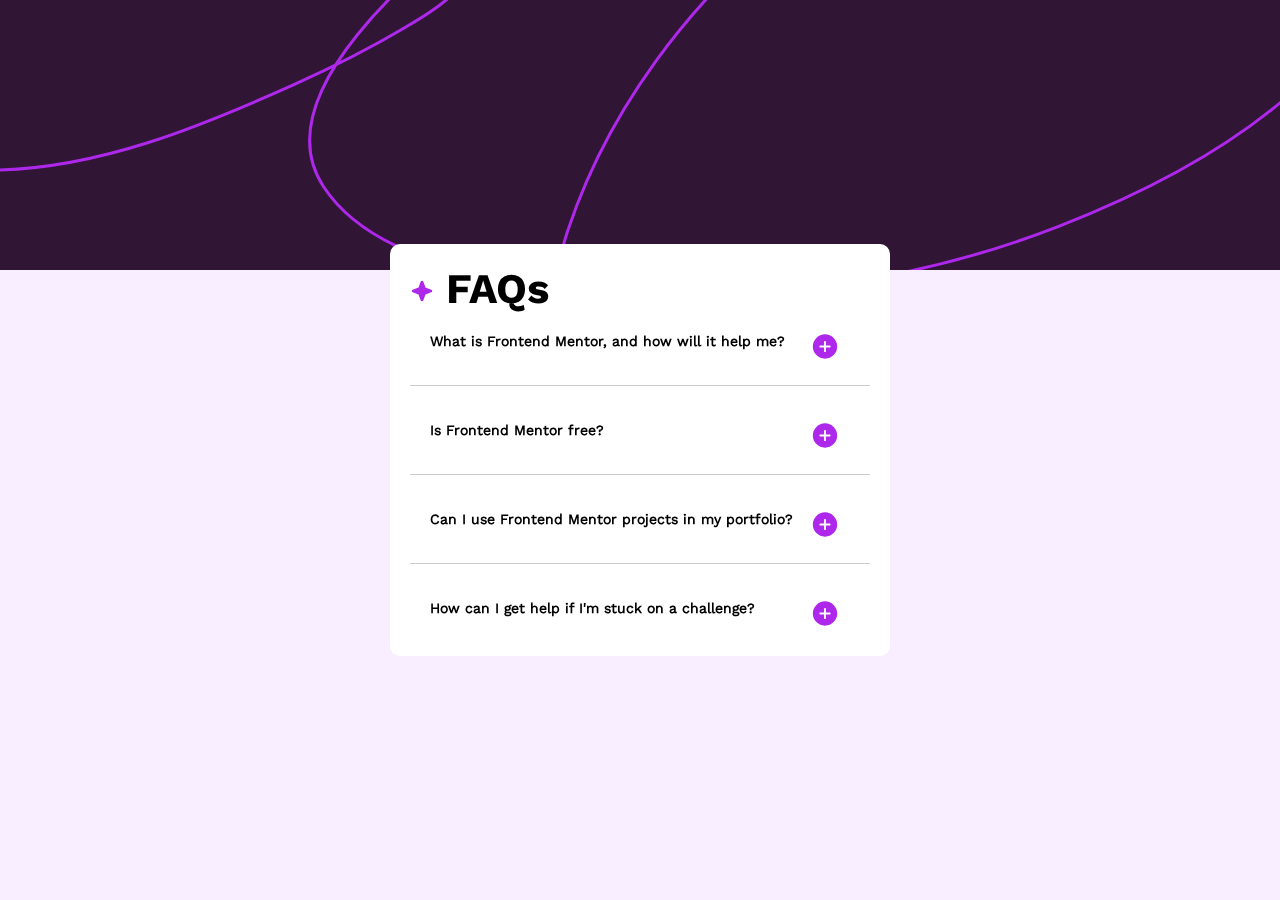
<file: faq-accordion/index.html>
<!DOCTYPE html>
<html lang="en">
<head>
    <meta charset="UTF-8">
    <meta name="viewport" content="width=device-width, initial-scale=1.0">
    <title>faq-accordion</title>
    <link rel="stylesheet" href="styles.css">
    <link rel="icon" type="image/x-icon" href="./assets/images/favicon-32x32.png">
</head>
<body>
    <div id="top_div"></div> 
    <div id="bottom_div"></div> 
    <div class="content">
        <h1> 
            <img src="./assets/images/icon-star.svg" alt="FAQ Icon" width="24" height="24">
            FAQs
        </h1>
        <div class="faq-container">
            <div class="faq">
            <h4 class="faq-title">
            What is Frontend Mentor, and how will it help me?
            </h4>
            <p class="faq-text">
                Frontend Mentor offers realistic coding challenges to help developers 
                improve their frontend coding skills with projects in HTML, CSS, and JavaScript. 
                It's suitable for all levels and ideal for portfolio building. 
            </p>
            
            <button class="faq-toggle">
            <i class="faq-text-expand-collapse"></i>
            </button>
            </div>
            <hr/>
            <div class="faq">
                <h4 class="faq-title">
                    Is Frontend Mentor free?
                </h4>
                
                <p class="faq-text">
                    Yes, Frontend Mentor offers both free and premium coding challenges, 
                    with the free option providing access to a range of projects suitable for all skill levels.
                </p>
                
                <button class="faq-toggle">
                    <i class="faq-text-expand-collapse"></i>
                </button>
            </div>
            <hr/>
            <div class="faq">
                <h4 class="faq-title">
                    Can I use Frontend Mentor projects in my portfolio?
                </h4>
                
                <p class="faq-text">
                    Yes, you can use projects completed on Frontend Mentor in your portfolio. 
                    It's an excellent way to showcase your skills to potential employers!
                </p>
                
                <button class="faq-toggle">
                    <i class="faq-text-expand-collapse"></i>
                </button>
            </div>
            <hr/>
            <div class="faq">
                <h4 class="faq-title">
                    How can I get help if I'm stuck on a challenge?
                </h4>
                <p class="faq-text">
                    The best place to get help is inside Frontend Mentor's Discord community. 
                    There's a help channel where you can ask questions and seek support from other community members.
                </p>
                <button class="faq-toggle">
                    <i class="faq-text-expand-collapse"></i>
                </button>
            </div>
        </div>
    </div>
    <script src="script.js"></script>
</body>
</html>
</file>
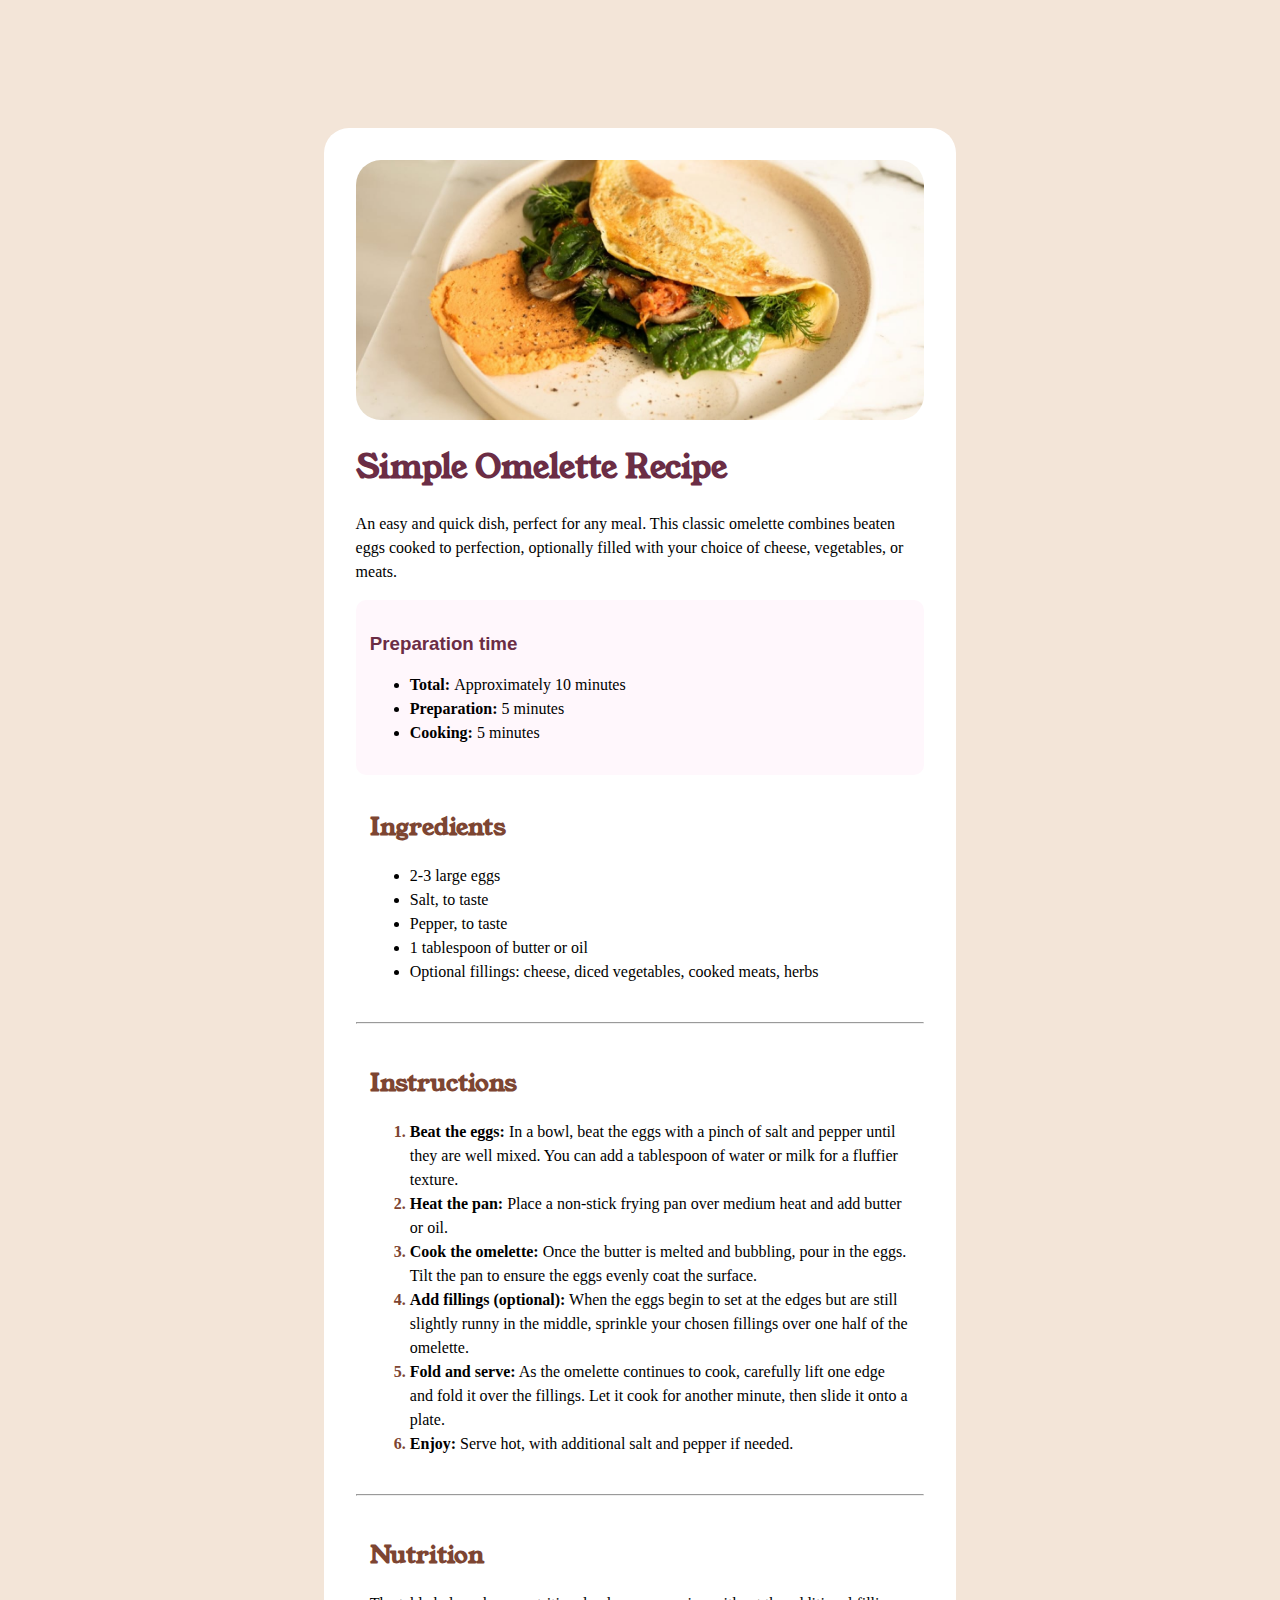
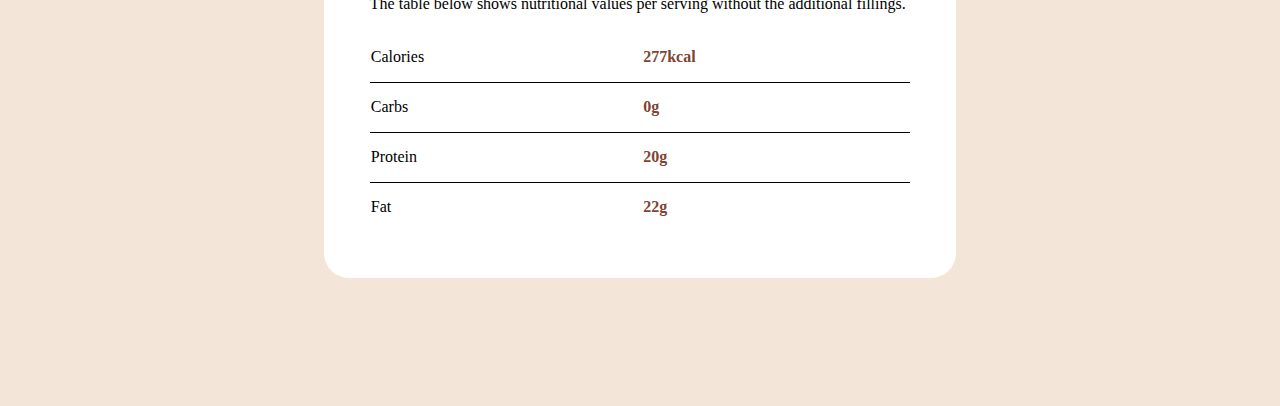
<file: Recipe/index.html>
<!DOCTYPE html>
<html lang="en">

<head>
    <meta charset="UTF-8">
    <meta name="viewport" content="width=device-width, initial-scale=1.0">
    <title>Recipe</title>
    <link rel="stylesheet" href="styles.css">
</head>

<body>
    <div class="container">
        <header>
            <div>
                <img src="./assets/images/image-omelette.jpeg" alt="Omelette Image">
            </div>
            <h1>Simple Omelette Recipe</h1>
            <p>An easy and quick dish, perfect for any meal. This classic omelette combines beaten eggs
                cooked to perfection, optionally filled with your choice of cheese, vegetables, or meats.
            </p>
        </header>
        <main>
            <div class="preparation-time">
                <h3>Preparation time</h3>
                <ul>
                    <li><strong>Total: </strong>Approximately 10 minutes</li>
                    <li><strong>Preparation:</strong> 5 minutes</li>
                    <li><strong>Cooking:</strong> 5 minutes</li>
                </ul>
            </div>
            <div class="ingredients">
                <h2>Ingredients</h2>
                <ul>
                    <li>2-3 large eggs</li>
                    <li>Salt, to taste</li>
                    <li>Pepper, to taste</li>
                    <li>1 tablespoon of butter or oil</li>
                    <li>Optional fillings: cheese, diced vegetables, cooked meats, herbs
                    </li>
                </ul>
            </div>
            <hr>
            <div class="instructions">
                <h2>Instructions</h2>
                <ol>
                    <li><strong>Beat the eggs:</strong>
                        In a bowl, beat the eggs with a pinch of salt and pepper until they are
                        well mixed. You can add a tablespoon of water or milk for a fluffier texture.
                    </li>
                    <li><strong>Heat the pan:</strong>
                        Place a non-stick frying pan over medium heat and add butter or oil.
                    </li>
                    <li><strong>Cook the omelette:</strong>
                        Once the butter is melted and bubbling, pour in the eggs. Tilt the
                        pan to ensure the eggs evenly coat the surface.
                    </li>
                    <li><strong>Add fillings (optional):</strong>
                        When the eggs begin to set at the edges but are still slightly
                        runny in the middle, sprinkle your chosen fillings over one half of the omelette.
                    </li>
                    <li><strong>Fold and serve:</strong>
                        As the omelette continues to cook, carefully lift one edge and fold it
                        over the fillings. Let it cook for another minute, then slide it onto a plate.
                    </li>
                    <li><strong>Enjoy:</strong>
                        Serve hot, with additional salt and pepper if needed.
                    </li>
                </ol>
            </div>
            <hr>
            <div class="nutrition">
                <h2>Nutrition</h2>
                <p>
                    The table below shows nutritional values per serving without the additional fillings.
                </p>
                <table style="width: 100%;">
                    <tbody>
                        <tr>
                            <td>Calories</td>
                            <td style="color: #7d4532;"><strong>277kcal</strong></td>
                        </tr>
                        <tr>
                            <td>Carbs</td>
                            <td style="color: #7d4532;"><strong>0g</strong></td>
                        </tr>
                        <tr>
                            <td>Protein</td>
                            <td style="color: #7d4532;"><strong>20g</strong></td>
                        </tr>
                        <tr>
                            <td>Fat</td>
                            <td style="color: #7d4532;"><strong>22g</strong></td>
                        </tr>
                    </tbody>
                </table>
            </div>
        </main>
    </div>
</body>

</html>
</file>
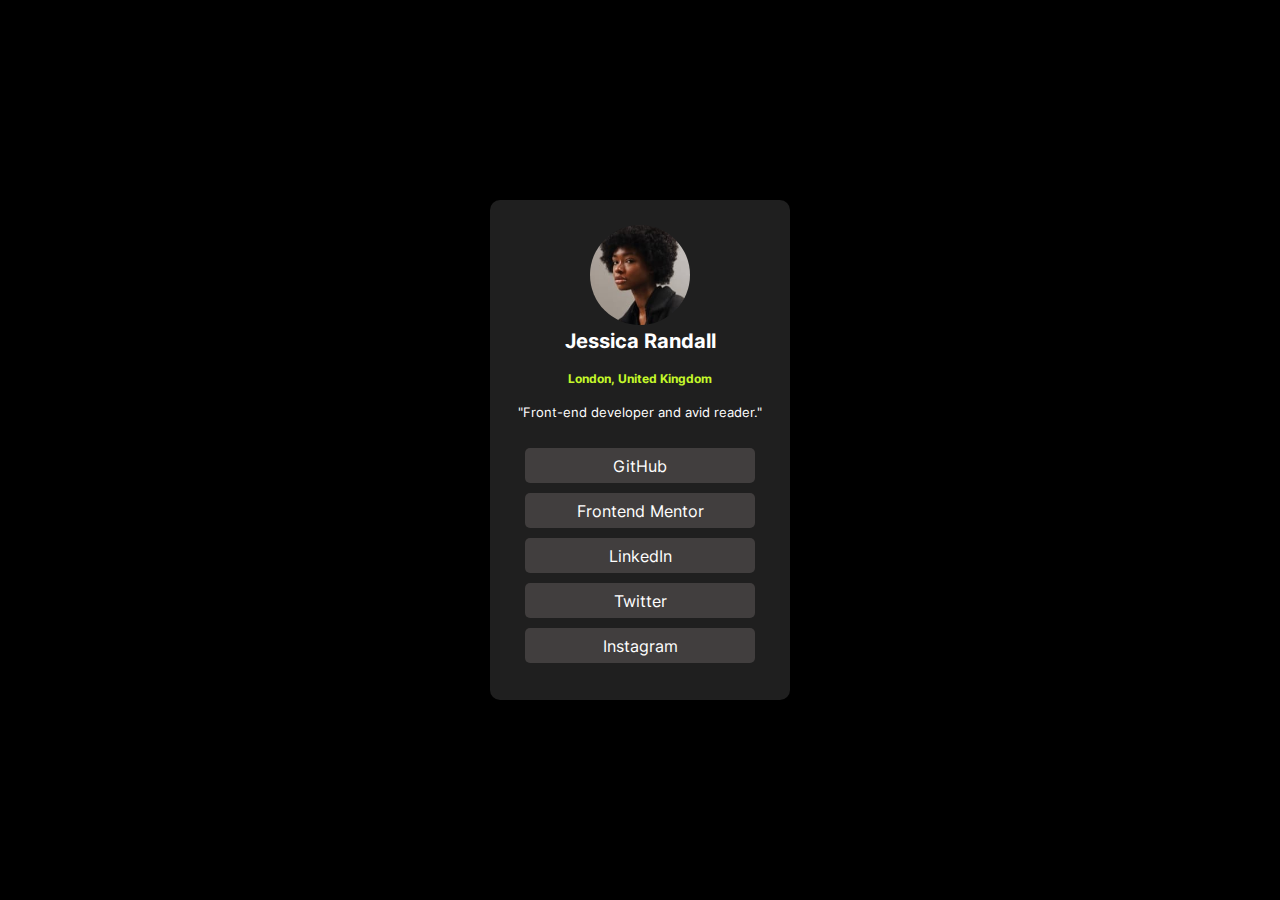
<file: Social-links-profile/index.html>
<!DOCTYPE html>
<html lang="en">
<head>
    <meta charset="UTF-8">
    <meta name="viewport" content="width=device-width, initial-scale=1.0">
    <title>Social-links-profile</title>
    <link rel="stylesheet" href="styles.css">
    <link rel="icon" type="image/x-icon" href="./assets/images/favicon-32x32.png">
</head>
<body>
    <main>
        <div class="main-container">
            <div class="profile">
                <img src="./assets/images/avatar-jessica.jpeg" alt="Profile Image" class="profile-img">
                <h1 class="profile-name">Jessica Randall</h1>
                <br>
                <h4 class="profile-location">London, United Kingdom</h4>
                <br>
                <p class="profile-description">"Front-end developer and avid reader."</p>
            </div>
            <br>
            <div class="social-links">
                <a href="#" class="social-link">GitHub</a> 
                <a href="#" class="social-link">Frontend Mentor</a> 
                <a href="#" class="social-link">LinkedIn</a> 
                <a href="#" class="social-link">Twitter</a>
                <a href="#" class="social-link">Instagram</a> 
            </div>
        </div>
    </main>
</body>
</html>
</file>
<file: faq-accordion/styles.css>
/* Define custom fonts */
@font-face {
  font-family: WorkSans-Regular;
  src: url(./assets/fonts/static//WorkSans-Regular.ttf);
}
@font-face {
  font-family: WorkSans-Bold;
  src: url(./assets/fonts/static//WorkSans-Bold.ttf);
}
@font-face {
  font-family: WorkSans-VariableFont;
  src: url(./assets/fonts/WorkSans-VariableFont_wght.ttf);
}

/* Reset default margin, padding, and box-sizing */
* {
  margin: 0;
  padding: 0;
  box-sizing: border-box;
}

/* Style the body */
body {
  margin: 0;
  padding: 0;
  height: 100vh; 
  display: flex; 
  justify-content: center; 
  align-items: center; 
}

/* Top section with background pattern */
#top_div {
  position: fixed;
  top: 0;
  right: 0;
  left: 0;
  height: 30%;
  background-image: url('./assets/images/background-pattern-desktop.svg');
  z-index: -1; 
}

/* Bottom section with background color */
#bottom_div {
  position: fixed;
  bottom: 0;
  right: 0;
  left: 0;
  height: 70%;
  background-color: #f9eeff;
  z-index: -1; 
} 

/* Heading styles */
h1 {
  font-family: WorkSans-Bold;
  font-size: 42px;
}

h4 {
  margin: 0;
}

/* Content container */
.content {
  margin: auto; /* Horizontally center the container */
  background-color: white;
  border-radius: 10px;
  padding: 20px;
  max-height: 500px; /* Limit the height of the container */
  width: 500px;
  position: absolute; /* Position the container */
  z-index: 1;
  overflow-y: auto; /* Enable vertical scrolling */
  top: 50%; /* Vertically center the container */
  left: 50%;
  transform: translate(-50%, -50%); /* Center the container */
}

@media (max-width: 479px) { 
  .content {
    width: 350px;
  }
  h1 {
    font-family: WorkSans-Bold;
    font-size: 36px;
  }
  .faq-title {
    font-size: small;
  }
  .faq-text {
    font-size: smaller;
  }
}

/* FAQ styles */
.faq {
  background-color: transparent;
  margin: 0;
  padding: 20px;
  position: relative;
  overflow: hidden;
  transition: 0.3s ease;
}

.faq-title {
  display: flex;
  justify-content: space-between;
  margin-right: 40px;
  font-family: WorkSans-Regular;
  font-size: 14px;
}

.faq-text {
  display: none;
  padding: 20px;
  position: relative;
  left: 0;
  font-family: WorkSans-VariableFont;
  font-size: 12px;
  color: gray;
}

.faq.active .faq-text {
  display: block;
  margin:0;
}

.faq-toggle {
  background-color: transparent;
  border: 0;
  cursor: pointer;
  display: flex;
  align-items: center;
  justify-content: center;
  font-size: 16px;
  padding: 0; 
  position: absolute;
  top: 20px;
  right: 30px;
  height: 30px;
  width: 30px;
}

hr {
  display: block;
  height: 1px;
  border: 0;
  border-top: 1px solid #ccc;
  margin: 1em 0;
  padding: 0;
}

.faq-toggle .faq-text-expand-collapse:before {
  content: url('./assets/images/icon-plus.svg');
}

.faq.active .faq-toggle .faq-text-expand-collapse:before {
  content: url('./assets/images/icon-minus.svg');
}
</file>
<file: Recipe/styles.css>
body {
    background-color: #f3e5d8;
}
p, td, li {
    line-height: 1.5em;
}
img {
    border-radius: 25px;
    width: 100%;
}

header img {
    max-width: 100%;
    height: auto;
}

@media (max-width: 479px) {
    header img {
        border-radius: 0;
    }
}

.preparation-time {
    background-color: #fff7fc;
}

.preparation-time,
.ingredients,
.instructions,
.nutrition {
    border-radius: 10px;
}

h1 {
    font-family: YoungSerif-Regular; 
    font-size: 2rem;
    color: #6b2d45;
}

h2 {
    font-family: YoungSerif-Regular; 
    color: #7d4532;
}

h3 {
    font-family: 'Rams Bold', sans-serif;
    color: #6b2d45;
}

.instructions ol li::marker {
    color: #7d4532;
    font-weight: bold;
}

table {
    border-collapse: collapse;
}

tr {
    border-bottom: 1px solid #000;
    height: 50px;
}

tr:last-child {
    border-bottom: none;
}
/*fonts*/
@font-face {
    font-family: YoungSerif-Regular;
    src: url(./assets//fonts/young-serif/YoungSerif-Regular.ttf);
}

/* Container styles for desktop */
@media (min-width: 480px) {
    .container {
        background-color: white;
        padding: 2.5%;
        margin-top: 10vw;
        margin-bottom: 10vw;
        margin-left: 25%;
        margin-right: 25%;
        border-radius: 25px;
    }

    .preparation-time,
    .ingredients,
    .instructions,
    .nutrition {
        padding: 2.5%;
    }
}

/* Full screen styles for mobile */
@media (max-width: 479px) {
    .container {
        background-color: white;
        margin: 0;
        padding: 0%;
        border-radius: 0;
    }

    body {
        background-color: white;
    }


    .preparation-time,
    .ingredients,
    .instructions,
    .nutrition {
        padding: 5%;
    }
}
</file>
<file: Social-links-profile/styles.css>
* {
  margin: 0;
  padding: 0;
  box-sizing: border-box;
}

@font-face {
  font-family: Inter-VariableFont_slnt;
  src: url(./assets//fonts/Inter-VariableFont_slnt\,wght.ttf);
}

.body-style,
.profile-name,
.profile-description,
.profile-location,
.social-link {
  font-family: 'Inter-VariableFont_slnt', sans-serif;
}

body {
  margin: 0;
  padding: 0;
  height: 100vh; 
  display: flex; 
  justify-content: center; 
  align-items: center; 
}

main {
  background-color: black;
  padding: 2.5%;
  width: 100vw;
  height: 100vh; 
}

.main-container {
  background-color: #1F1F1F;
  padding: 25px; /* Adjusted padding */
  border-radius: 10px;
  width: 300px;
  height: 500px;
  position: absolute;
  left: 0;
  right: 0;
  top: 50%;
  margin: 0 auto;
  transform: translate(0, -50%);
  text-align: center;
}

.profile-name {
  color: white;
  font-size: 20px;
}

.profile-img {
  border-radius: 50%; 
  width: 100px;
  height: 100px;
}

.profile-description {
  color: white;
  font-size: small;
}

.profile-location {
  color: #C4F82A;
  font-size: 12px;
}

.social-link {
  background-color: #413e3e;
  color: white;
  text-decoration: none;
  border-radius: 5px;
  align-items: center;
  justify-content: center;
  margin: 10px; /* Adjusted margin */
  display: flex;
  flex-grow: 1; 
  height: 35px;
}

.social-link:hover {
  cursor: pointer;
  background-color: #C4F82A;
}

@media (max-width: 479px) { 
  .main-container {
    background-color: #1f1f1f;
    width: 80%;
    height: 70%;
    position: fixed;
    padding: 15px;
  }

}
</file>
